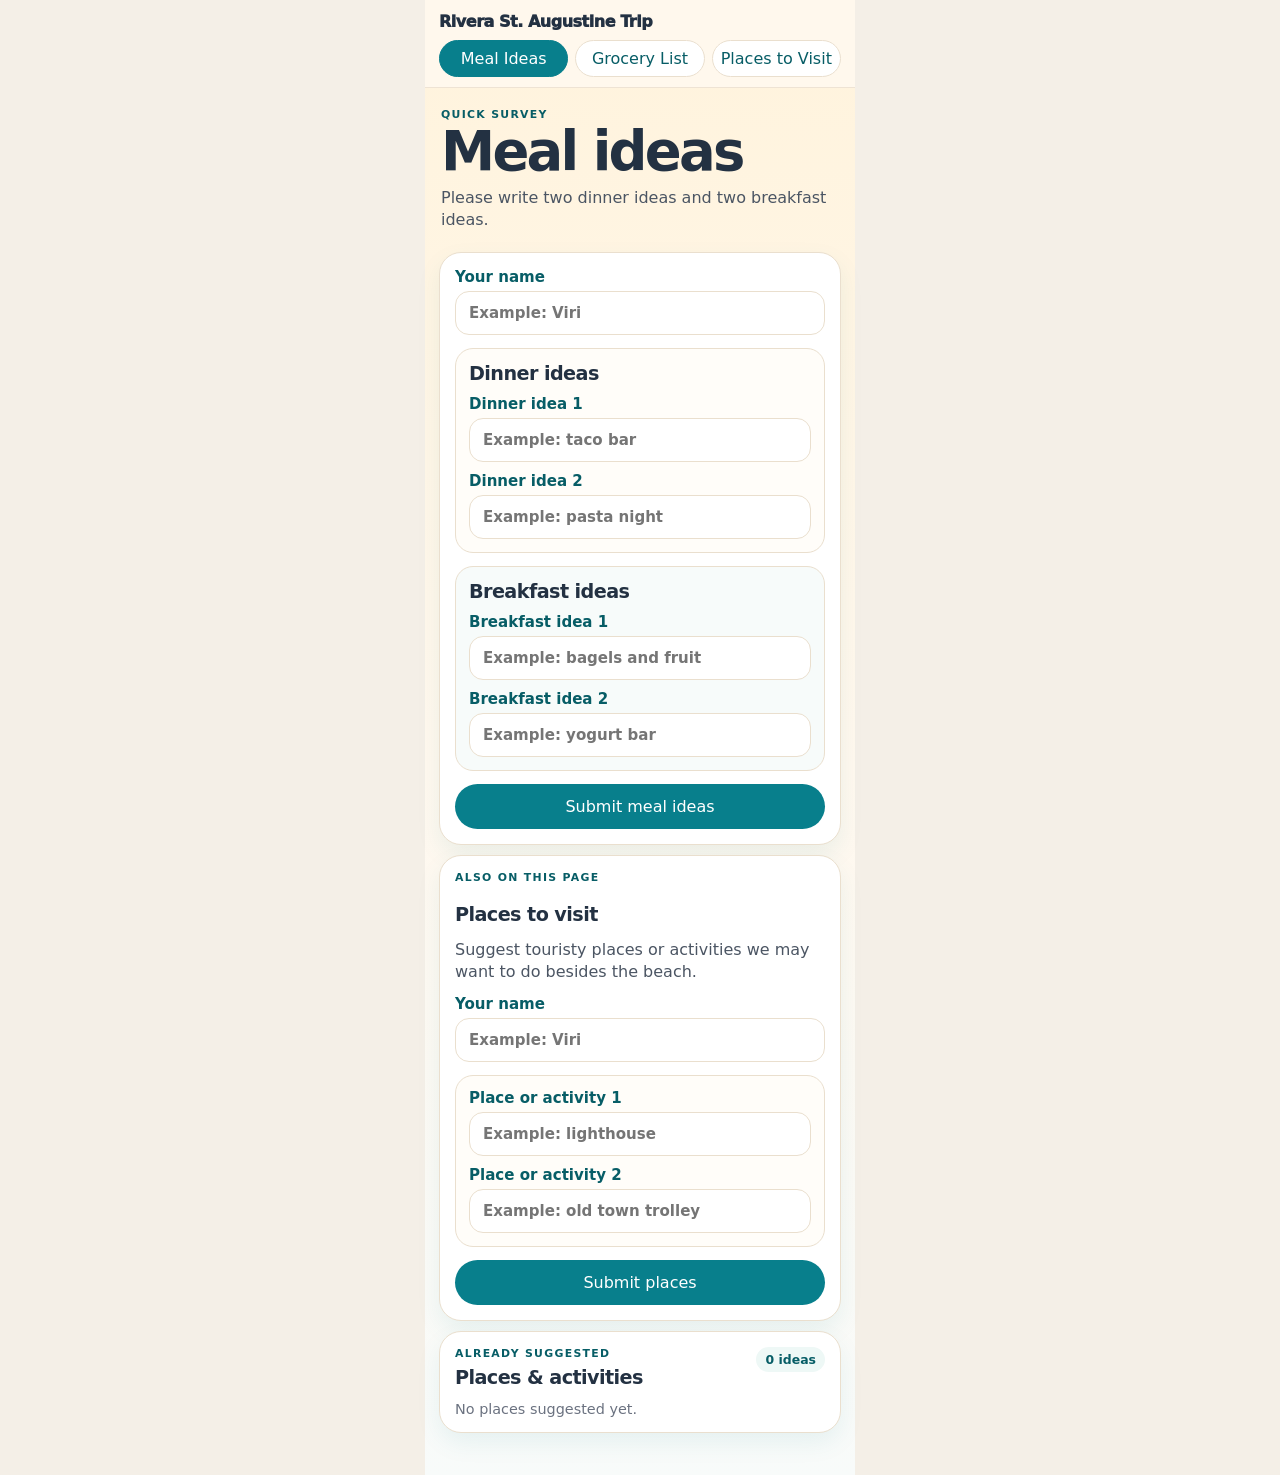
<file: index.html>
<!doctype html>
<html lang="en">
<head>
  <meta charset="utf-8" />
  <meta name="viewport" content="width=device-width, initial-scale=1" />
  <title>Rivera St. Augustine Trip</title>
  <link rel="stylesheet" href="styles.css" />
</head>
<body>
  <main class="app">
    <header class="site-header">
      <div class="site-title">Rivera St. Augustine Trip</div>
      <nav class="tabs" aria-label="Trip planner sections">
        <button class="tab active" type="button" data-tab="meal-ideas" aria-current="page">Meal Ideas</button>
        <button class="tab" type="button" data-tab="grocery-list">Grocery List</button>
        <button class="tab" type="button" data-tab="places-to-visit">Places to Visit</button>
      </nav>
    </header>

    <div id="meal-ideas" class="page active-page">
      <section class="hero">
        <p class="eyebrow">Quick survey</p>
        <h1>Meal ideas</h1>
        <p>Please write two dinner ideas and two breakfast ideas.</p>
      </section>

      <section class="card form-card">
        <form id="ideaForm" class="stack">
          <label>Your name
            <input id="personName" autocomplete="name" placeholder="Example: Viri" />
          </label>

          <div class="mini-section dinner-box">
            <h2>Dinner ideas</h2>
            <label>Dinner idea 1
              <input id="dinnerOne" placeholder="Example: taco bar" />
            </label>
            <label>Dinner idea 2
              <input id="dinnerTwo" placeholder="Example: pasta night" />
            </label>
          </div>

          <div class="mini-section breakfast-box">
            <h2>Breakfast ideas</h2>
            <label>Breakfast idea 1
              <input id="breakfastOne" placeholder="Example: bagels and fruit" />
            </label>
            <label>Breakfast idea 2
              <input id="breakfastTwo" placeholder="Example: yogurt bar" />
            </label>
          </div>

          <button type="submit">Submit meal ideas</button>
          <p id="saveMessage" class="save-message" hidden>Thank you — your meal ideas were saved on this phone.</p>
        </form>
      </section>

      <section class="card form-card">
        <form id="placesForm" class="stack">
          <p class="eyebrow">Also on this page</p>
          <h2>Places to visit</h2>
          <p class="helper-text">Suggest touristy places or activities we may want to do besides the beach.</p>
          <label>Your name
            <input id="placePersonName" autocomplete="name" placeholder="Example: Viri" />
          </label>
          <div class="mini-section places-box">
            <label>Place or activity 1
              <input id="placeOne" placeholder="Example: lighthouse" />
            </label>
            <label>Place or activity 2
              <input id="placeTwo" placeholder="Example: old town trolley" />
            </label>
          </div>
          <button type="submit">Submit places</button>
          <p id="placesSaveMessage" class="save-message" hidden>Thank you — your places were saved on this phone.</p>
        </form>
      </section>

      <section class="card places-list-card">
        <div class="section-head">
          <div>
            <p class="eyebrow">Already suggested</p>
            <h2>Places & activities</h2>
          </div>
          <span id="placesCount" class="pill soft">0 ideas</span>
        </div>
        <div id="placesList" class="places-list"></div>
      </section>
    </div>

    <div id="grocery-list" class="page" hidden>
      <section class="hero compact-hero">
        <p class="eyebrow">Coming next</p>
        <h1>Grocery list</h1>
        <p>This will become the shopping checklist after the meals are chosen.</p>
      </section>

      <section class="card grocery-card">
        <div id="groceryChecklist" class="grocery-checklist"></div>
      </section>
    </div>

    <div id="places-to-visit" class="page" hidden>
      <section class="hero compact-hero">
        <p class="eyebrow">After we decide</p>
        <h1>Places to visit</h1>
        <p>This tab will hold the finalized places and activity plan later. For now, the suggestions survey is under Meal Ideas.</p>
      </section>

      <section class="card muted-card">
        <h2>Nothing finalized yet</h2>
        <p>Once everyone gives ideas, we can move the chosen places here.</p>
      </section>
    </div>
  </main>

  <script src="script.js"></script>
</body>
</html>
</file>
<file: styles.css>
:root {
  --bg: #fff8ee;
  --card: #ffffff;
  --ink: #233142;
  --muted: #6b7280;
  --line: #eadfce;
  --sea: #087f8c;
  --sea-dark: #075d66;
  --soft: #f7fbfa;
  font-family: Inter, ui-sans-serif, system-ui, -apple-system, BlinkMacSystemFont, "Segoe UI", sans-serif;
}
* { box-sizing: border-box; }
body {
  margin: 0;
  background: linear-gradient(180deg, #fff3dc 0%, var(--bg) 52%, #f8fbfa 100%);
  color: var(--ink);
}
.app {
  width: min(430px, 100%);
  margin: 0 auto;
  padding: 18px 14px 32px;
}
.site-header {
  position: sticky;
  top: 0;
  z-index: 5;
  margin: -18px -14px 10px;
  padding: 12px 14px 10px;
  background: rgba(255, 248, 238, .94);
  backdrop-filter: blur(10px);
  border-bottom: 1px solid rgba(234, 223, 206, .8);
}
.site-title {
  font-weight: 950;
  letter-spacing: -.03em;
  margin-bottom: 9px;
}
.tabs {
  display: grid;
  grid-template-columns: repeat(3, 1fr);
  gap: 7px;
}
.tab {
  text-align: center;
  text-decoration: none;
  border-radius: 999px;
  padding: 8px 6px;
  font-weight: 900;
  font-size: .82rem;
  border: 1px solid var(--line);
  background: white;
  color: var(--sea-dark);
  font: inherit;
  cursor: pointer;
}
.tab.active {
  background: var(--sea);
  color: white;
  border-color: var(--sea);
}
.tab.disabled {
  color: #9a8f80;
  background: #fffaf1;
}
.hero { padding: 10px 2px 12px; }
.eyebrow {
  margin: 0 0 6px;
  color: var(--sea-dark);
  text-transform: uppercase;
  letter-spacing: .12em;
  font-size: .68rem;
  font-weight: 900;
}
h1 { margin: 0; font-size: clamp(2.45rem, 14vw, 3.4rem); line-height: .92; letter-spacing: -.05em; }
.hero p:not(.eyebrow) {
  margin: 10px 0 0;
  color: #4b5563;
  line-height: 1.35;
  font-size: 1rem;
}
.card {
  background: var(--card);
  border: 1px solid var(--line);
  border-radius: 22px;
  padding: 15px;
  margin: 10px 0;
  box-shadow: 0 10px 24px rgba(8, 127, 140, .08);
}
.stack { display: grid; gap: 13px; }
.mini-section {
  display: grid;
  gap: 10px;
  padding: 13px;
  border: 1px solid var(--line);
  border-radius: 18px;
  background: #fffdf9;
}
.breakfast-box { background: var(--soft); }
h2 { margin: 0; font-size: 1.2rem; letter-spacing: -.03em; }
label {
  display: grid;
  gap: 5px;
  color: var(--sea-dark);
  font-weight: 850;
  font-size: .94rem;
}
input {
  width: 100%;
  border: 1px solid var(--line);
  border-radius: 14px;
  padding: 12px 13px;
  color: var(--ink);
  background: white;
  font: inherit;
  outline: none;
}
input:focus { border-color: var(--sea); box-shadow: 0 0 0 4px rgba(8, 127, 140, .12); }
button {
  border: 0;
  border-radius: 999px;
  background: var(--sea);
  color: white;
  padding: 13px 14px;
  font-weight: 900;
  font: inherit;
  cursor: pointer;
}
button:active { transform: scale(.98); }
.save-message {
  margin: 0;
  padding: 11px 12px;
  border-radius: 14px;
  background: #eef8f6;
  color: var(--sea-dark);
  font-weight: 850;
  line-height: 1.35;
}
.helper-text,
.muted-card p {
  margin: 0;
  color: #4b5563;
  line-height: 1.35;
}
.muted-card { background: #f7fbfa; }
.section-head {
  display: flex;
  justify-content: space-between;
  align-items: flex-start;
  gap: 10px;
  margin-bottom: 12px;
}
.pill {
  flex: 0 0 auto;
  border-radius: 999px;
  padding: 5px 9px;
  background: #eef8f6;
  color: var(--sea-dark);
  font-size: .78rem;
  font-weight: 900;
}
.places-box { background: #fffdf9; }
.compact-hero h1 { font-size: clamp(2.1rem, 12vw, 2.9rem); }
.grocery-checklist { display: grid; gap: 12px; }
.grocery-day {
  border: 1px solid var(--line);
  border-radius: 18px;
  padding: 12px;
  background: #fffdf9;
}
.grocery-day h2 { margin: 0 0 10px; font-size: 1.2rem; }
.grocery-meal {
  border-top: 1px solid var(--line);
  padding-top: 10px;
  margin-top: 10px;
}
.grocery-meal:first-of-type { border-top: 0; padding-top: 0; margin-top: 0; }
.meal-head {
  display: flex;
  justify-content: space-between;
  align-items: center;
  gap: 10px;
  margin-bottom: 8px;
}
.meal-head h3 { margin: 0; font-size: 1rem; }
.add-item {
  padding: 8px 10px;
  font-size: .85rem;
  background: #eef8f6;
  color: var(--sea-dark);
}
.checklist { display: grid; gap: 7px; }
.empty-list { margin: 0; color: var(--muted); font-size: .9rem; }
.check-row {
  display: grid;
  grid-template-columns: auto 1fr auto;
  align-items: center;
  gap: 8px;
  color: var(--ink);
  background: white;
  border: 1px solid var(--line);
  border-radius: 13px;
  padding: 8px;
}
.check-row input { width: 18px; height: 18px; padding: 0; }
.places-list { display: grid; gap: 8px; }
.place-row {
  display: grid;
  grid-template-columns: 1fr auto;
  gap: 10px;
  align-items: center;
  border: 1px solid var(--line);
  border-radius: 15px;
  padding: 10px 11px;
  background: #fffdf9;
}
.place-row strong { display: block; font-size: 1rem; margin-bottom: 2px; }
.place-row span { color: var(--muted); font-size: .86rem; }
.icon { width: 30px; height: 30px; padding: 0; background: #ffe5e2; color: #b8443b; }
@media (min-width: 520px) {
  body { background: #f4efe7; }
  .app { background: linear-gradient(180deg, #fff3dc 0%, var(--bg) 52%, #f8fbfa 100%); min-height: 100vh; }
}
</file>
